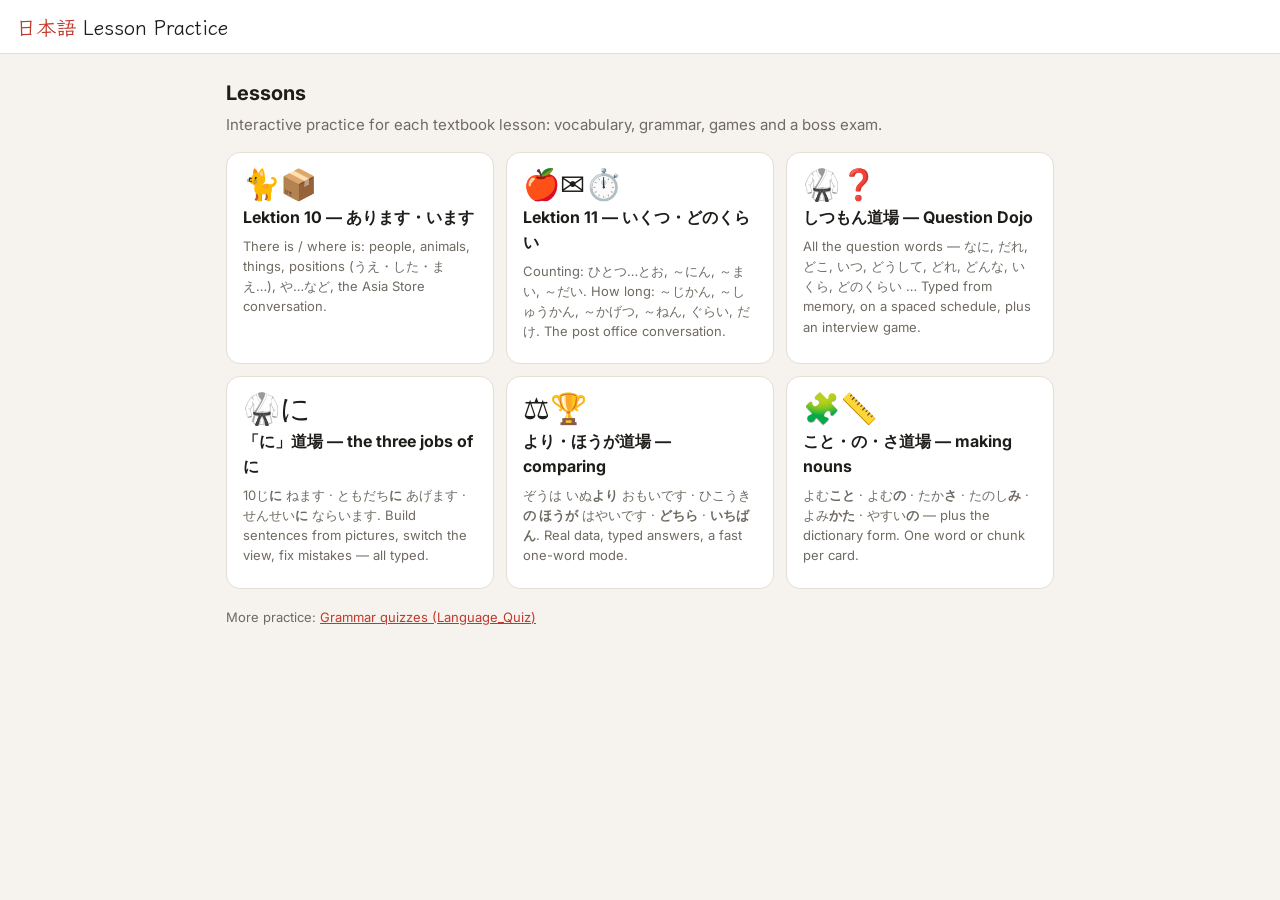
<file: index.html>
<!doctype html>
<html lang="en">
<head>
<meta charset="utf-8">
<meta name="viewport" content="width=device-width, initial-scale=1">
<title>Lesson Practice</title>
<link rel="icon" href="assets/favicon.svg" type="image/svg+xml">
<link rel="preconnect" href="https://fonts.googleapis.com">
<link href="https://fonts.googleapis.com/css2?family=Klee+One:wght@400;600&family=Inter:wght@400;500;600;700&display=swap" rel="stylesheet">
<link rel="stylesheet" href="assets/style.css?v=__V__">
</head>
<body>
<header class="top"><h1><span>日本語</span> Lesson Practice</h1></header>
<main>
  <h2>Lessons</h2>
  <p class="sub">Interactive practice for each textbook lesson: vocabulary, grammar, games and a boss exam.</p>
  <div class="path">
    <a class="tile" href="lesson10/"><span class="ico">🐈📦</span><h4>Lektion 10 — あります・います</h4>
      <p>There is / where is: people, animals, things, positions (うえ・した・まえ…), や…など, the Asia Store conversation.</p>
      <span class="stars" data-key="lesson10.v1" data-max="39"></span></a>
    <a class="tile" href="lesson11/"><span class="ico">🍎✉️⏱️</span><h4>Lektion 11 — いくつ・どのくらい</h4>
      <p>Counting: ひとつ…とお, ～にん, ～まい, ～だい. How long: ～じかん, ～しゅうかん, ～かげつ, ～ねん, ぐらい, だけ. The post office conversation.</p>
      <span class="stars" data-key="lesson11.v1" data-max="42"></span></a>
    <a class="tile" href="questions/"><span class="ico">🥋❓</span><h4>しつもん道場 — Question Dojo</h4>
      <p>All the question words — なに, だれ, どこ, いつ, どうして, どれ, どんな, いくら, どのくらい … Typed from memory, on a spaced schedule, plus an interview game.</p>
      <span class="stars" data-key="questions.v1" data-max="9"></span></a>
    <a class="tile" href="ni/"><span class="ico">🥋に</span><h4>「に」道場 — the three jobs of に</h4>
      <p>10じ<b>に</b> ねます · ともだち<b>に</b> あげます · せんせい<b>に</b> ならいます. Build sentences from pictures, switch the view, fix mistakes — all typed.</p>
      <span class="stars" data-key="ni.v1" data-max="6"></span></a>
    <a class="tile" href="yori/"><span class="ico">⚖️🏆</span><h4>より・ほうが道場 — comparing</h4>
      <p>ぞうは いぬ<b>より</b> おもいです · ひこうき<b>の ほうが</b> はやいです · <b>どちら</b> · <b>いちばん</b>. Real data, typed answers, a fast one-word mode.</p>
      <span class="stars" data-key="yori.v1" data-max="6"></span></a>
    <a class="tile" href="nouns/"><span class="ico">🧩📏</span><h4>こと・の・さ道場 — making nouns</h4>
      <p>よむ<b>こと</b> · よむ<b>の</b> · たか<b>さ</b> · たのし<b>み</b> · よみ<b>かた</b> · やすい<b>の</b> — plus the dictionary form. One word or chunk per card.</p>
      <span class="stars" data-key="nouns.v1" data-max="6"></span></a>
  </div>
  <p class="small muted" style="margin-top:18px">More practice: <a href="https://crewrie.github.io/Language_Quiz/">Grammar quizzes (Language_Quiz)</a></p>
</main>
<script>
for (const el of document.querySelectorAll("[data-key]")) {
  try {
    const s = JSON.parse(localStorage.getItem(el.dataset.key) || "{}");
    const n = Object.entries(s.stars || {}).filter(([k]) => k !== "rushBest").reduce((a, [, v]) => a + v, 0);
    if (n) el.textContent = `⭐ ${n} / ${el.dataset.max} · ${s.xp || 0} XP`;
  } catch (_) {}
}
</script>
</body>
</html>
</file>
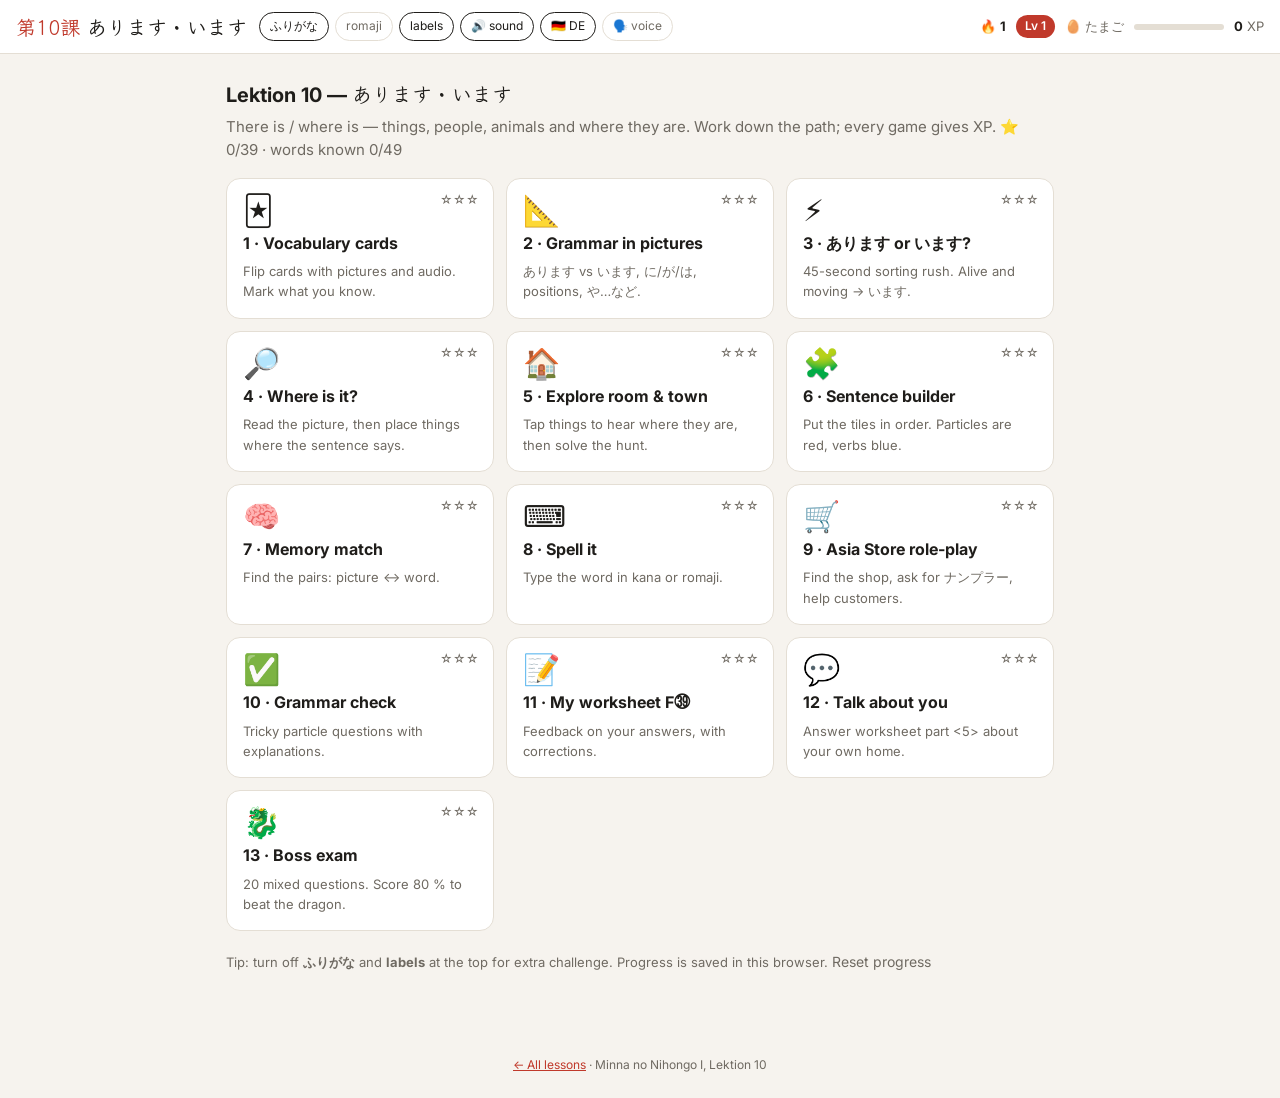
<file: lesson10/index.html>
<!doctype html>
<html lang="en">
<head>
<meta charset="utf-8">
<meta name="viewport" content="width=device-width, initial-scale=1">
<title>Lektion 10 · あります・います</title>
<link rel="icon" href="../assets/favicon.svg" type="image/svg+xml">
<link rel="preconnect" href="https://fonts.googleapis.com">
<link href="https://fonts.googleapis.com/css2?family=Klee+One:wght@400;600&family=Inter:wght@400;500;600;700&display=swap" rel="stylesheet">
<link rel="stylesheet" href="../assets/style.css?v=__V__">
</head>
<body>
<header class="top">
  <h1><a href="#/"><span>第10課</span> あります・います</a></h1>
  <div class="settings" id="settings"></div>
  <div class="xpbox" id="xp"></div>
</header>
<main id="app"></main>
<footer><a href="../">← All lessons</a> · Minna no Nihongo I, Lektion 10</footer>
<script src="data.js?v=__V__"></script>
<script src="../assets/core.js?v=__V__"></script>
<script src="app.js?v=__V__"></script>
</body>
</html>
</file>
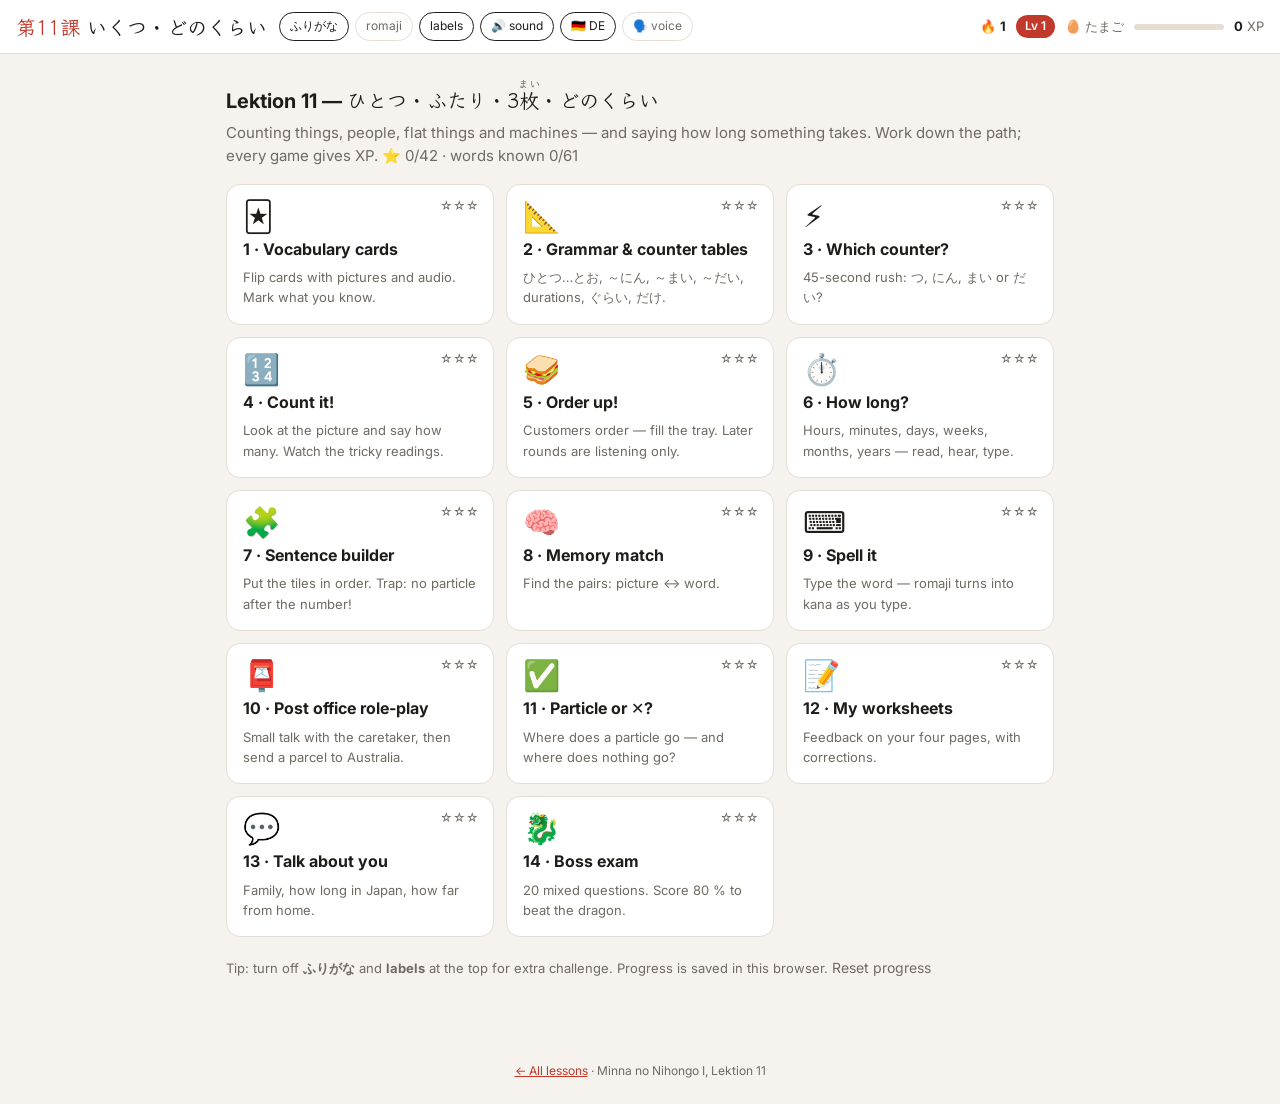
<file: lesson11/index.html>
<!doctype html>
<html lang="en">
<head>
<meta charset="utf-8">
<meta name="viewport" content="width=device-width, initial-scale=1">
<title>Lektion 11 · ひとつ・ふたり・どのくらい</title>
<link rel="icon" href="../assets/favicon.svg" type="image/svg+xml">
<link rel="preconnect" href="https://fonts.googleapis.com">
<link href="https://fonts.googleapis.com/css2?family=Klee+One:wght@400;600&family=Inter:wght@400;500;600;700&display=swap" rel="stylesheet">
<link rel="stylesheet" href="../assets/style.css?v=__V__">
</head>
<body>
<header class="top">
  <h1><a href="#/"><span>第11課</span> いくつ・どのくらい</a></h1>
  <div class="settings" id="settings"></div>
  <div class="xpbox" id="xp"></div>
</header>
<main id="app"></main>
<footer><a href="../">← All lessons</a> · Minna no Nihongo I, Lektion 11</footer>
<script src="data.js?v=__V__"></script>
<script src="../assets/core.js?v=__V__"></script>
<script src="app.js?v=__V__"></script>
</body>
</html>
</file>
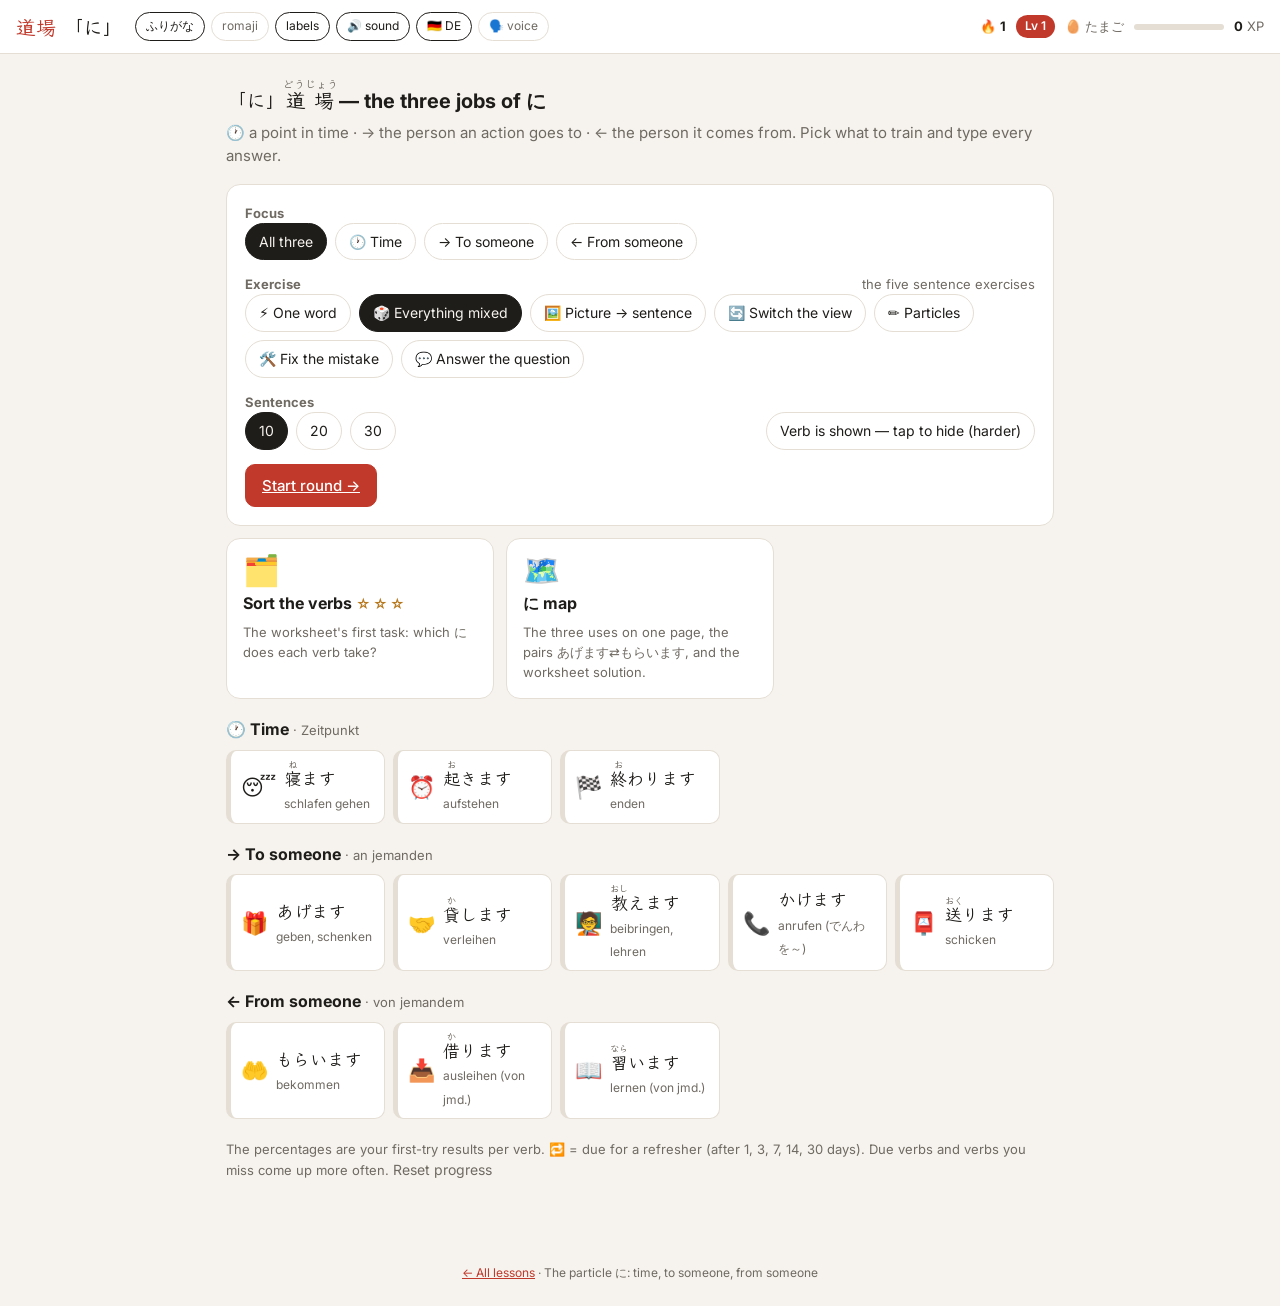
<file: ni/index.html>
<!doctype html>
<html lang="en">
<head>
<meta charset="utf-8">
<meta name="viewport" content="width=device-width, initial-scale=1">
<title>「に」道場 · the three jobs of に</title>
<link rel="icon" href="../assets/favicon.svg" type="image/svg+xml">
<link rel="preconnect" href="https://fonts.googleapis.com">
<link href="https://fonts.googleapis.com/css2?family=Klee+One:wght@400;600&family=Inter:wght@400;500;600;700&display=swap" rel="stylesheet">
<link rel="stylesheet" href="../assets/style.css?v=__V__">
</head>
<body>
<header class="top">
  <h1><a href="#/"><span>道場</span> 「に」</a></h1>
  <div class="settings" id="settings"></div>
  <div class="xpbox" id="xp"></div>
</header>
<main id="app"></main>
<footer><a href="../">← All lessons</a> · The particle に: time, to someone, from someone</footer>
<script src="data.js?v=__V__"></script>
<script src="../assets/core.js?v=__V__"></script>
<script src="app.js?v=__V__"></script>
</body>
</html>
</file>
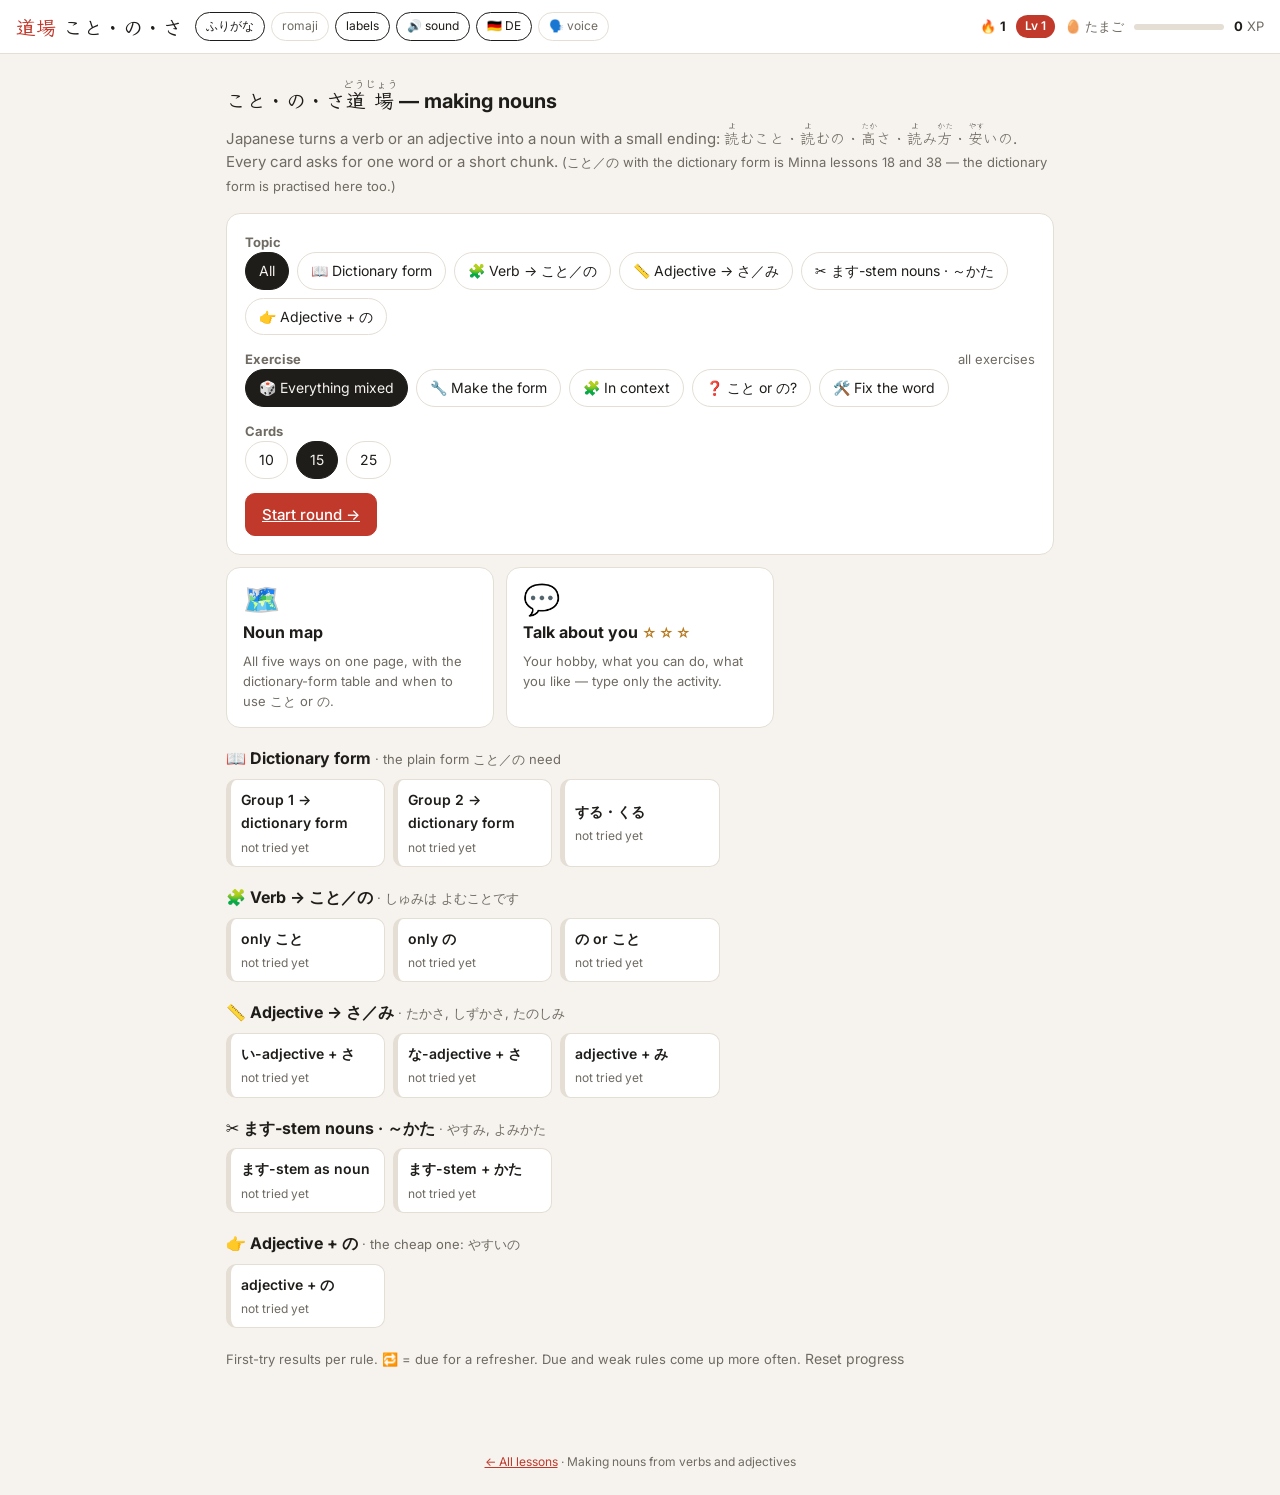
<file: nouns/index.html>
<!doctype html>
<html lang="en">
<head>
<meta charset="utf-8">
<meta name="viewport" content="width=device-width, initial-scale=1">
<title>こと・の・さ道場 · making nouns</title>
<link rel="icon" href="../assets/favicon.svg" type="image/svg+xml">
<link rel="preconnect" href="https://fonts.googleapis.com">
<link href="https://fonts.googleapis.com/css2?family=Klee+One:wght@400;600&family=Inter:wght@400;500;600;700&display=swap" rel="stylesheet">
<link rel="stylesheet" href="../assets/style.css?v=__V__">
</head>
<body>
<header class="top">
  <h1><a href="#/"><span>道場</span> こと・の・さ</a></h1>
  <div class="settings" id="settings"></div>
  <div class="xpbox" id="xp"></div>
</header>
<main id="app"></main>
<footer><a href="../">← All lessons</a> · Making nouns from verbs and adjectives</footer>
<script src="data.js?v=__V__"></script>
<script src="../assets/core.js?v=__V__"></script>
<script src="app.js?v=__V__"></script>
</body>
</html>
</file>
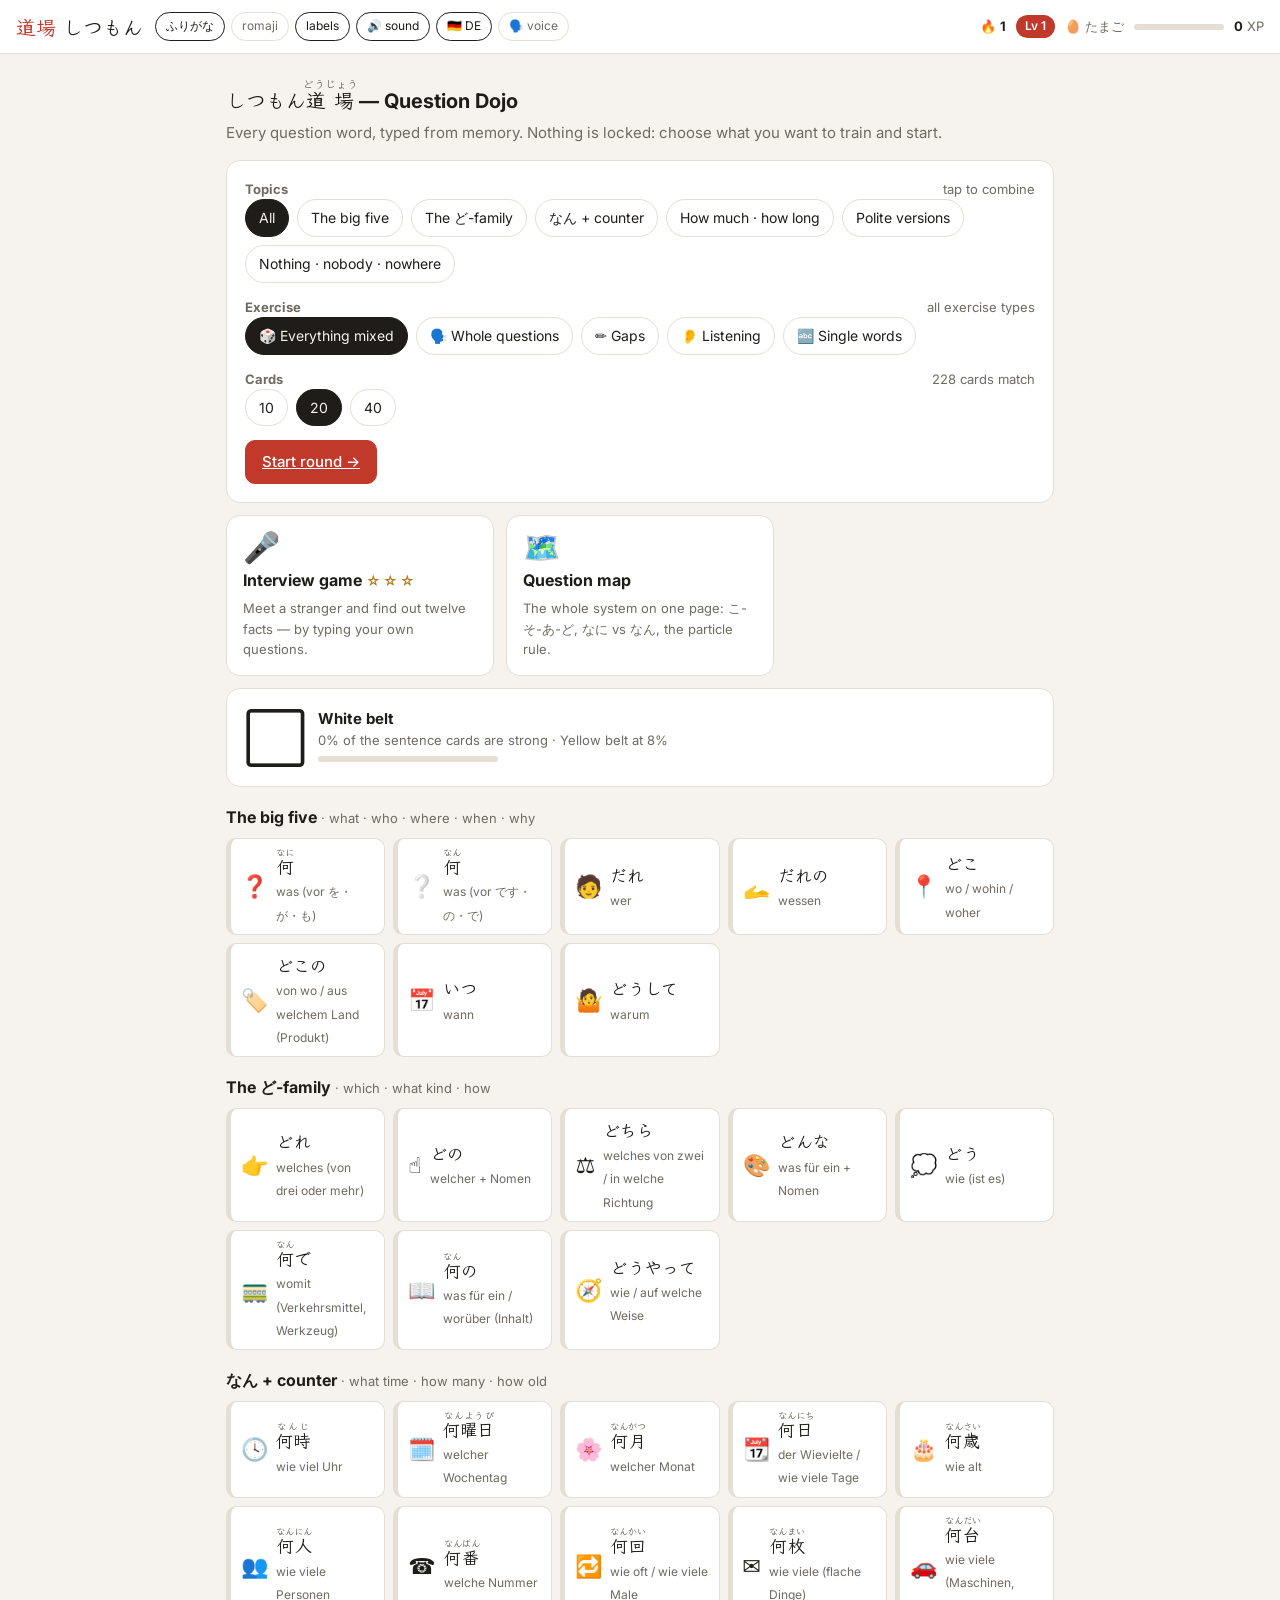
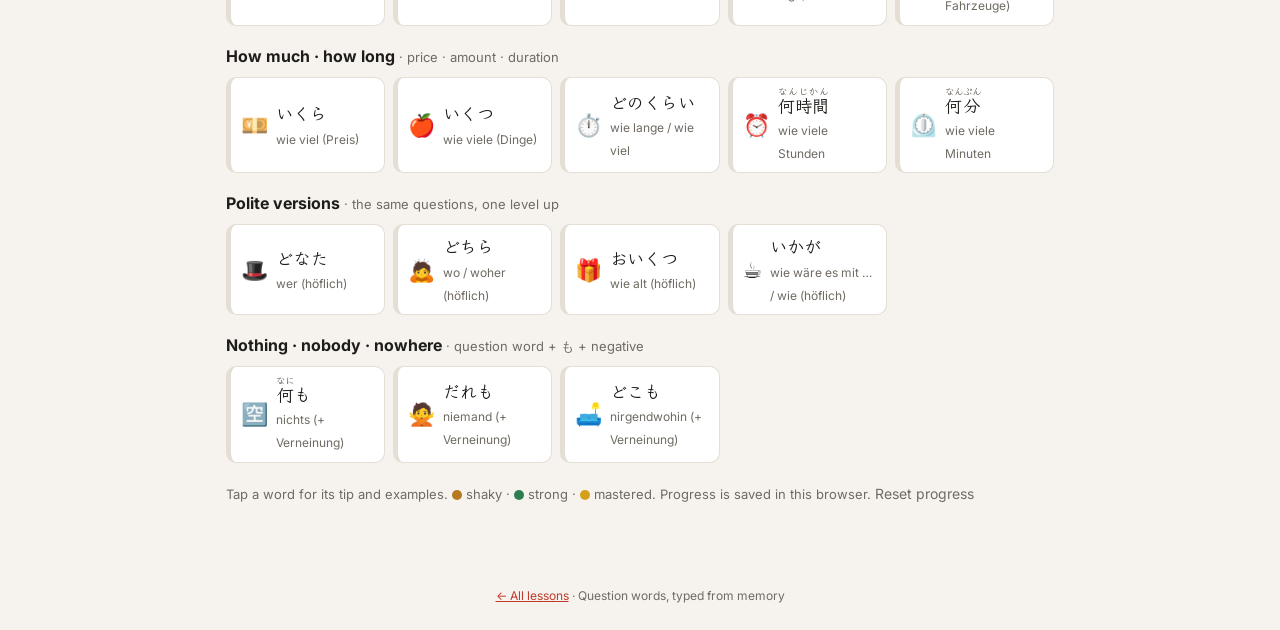
<file: questions/index.html>
<!doctype html>
<html lang="en">
<head>
<meta charset="utf-8">
<meta name="viewport" content="width=device-width, initial-scale=1">
<title>しつもん道場 · Question Dojo</title>
<link rel="icon" href="../assets/favicon.svg" type="image/svg+xml">
<link rel="preconnect" href="https://fonts.googleapis.com">
<link href="https://fonts.googleapis.com/css2?family=Klee+One:wght@400;600&family=Inter:wght@400;500;600;700&display=swap" rel="stylesheet">
<link rel="stylesheet" href="../assets/style.css?v=__V__">
</head>
<body>
<header class="top">
  <h1><a href="#/"><span>道場</span> しつもん</a></h1>
  <div class="settings" id="settings"></div>
  <div class="xpbox" id="xp"></div>
</header>
<main id="app"></main>
<footer><a href="../">← All lessons</a> · Question words, typed from memory</footer>
<script src="data.js?v=__V__"></script>
<script src="../assets/core.js?v=__V__"></script>
<script src="app.js?v=__V__"></script>
</body>
</html>
</file>
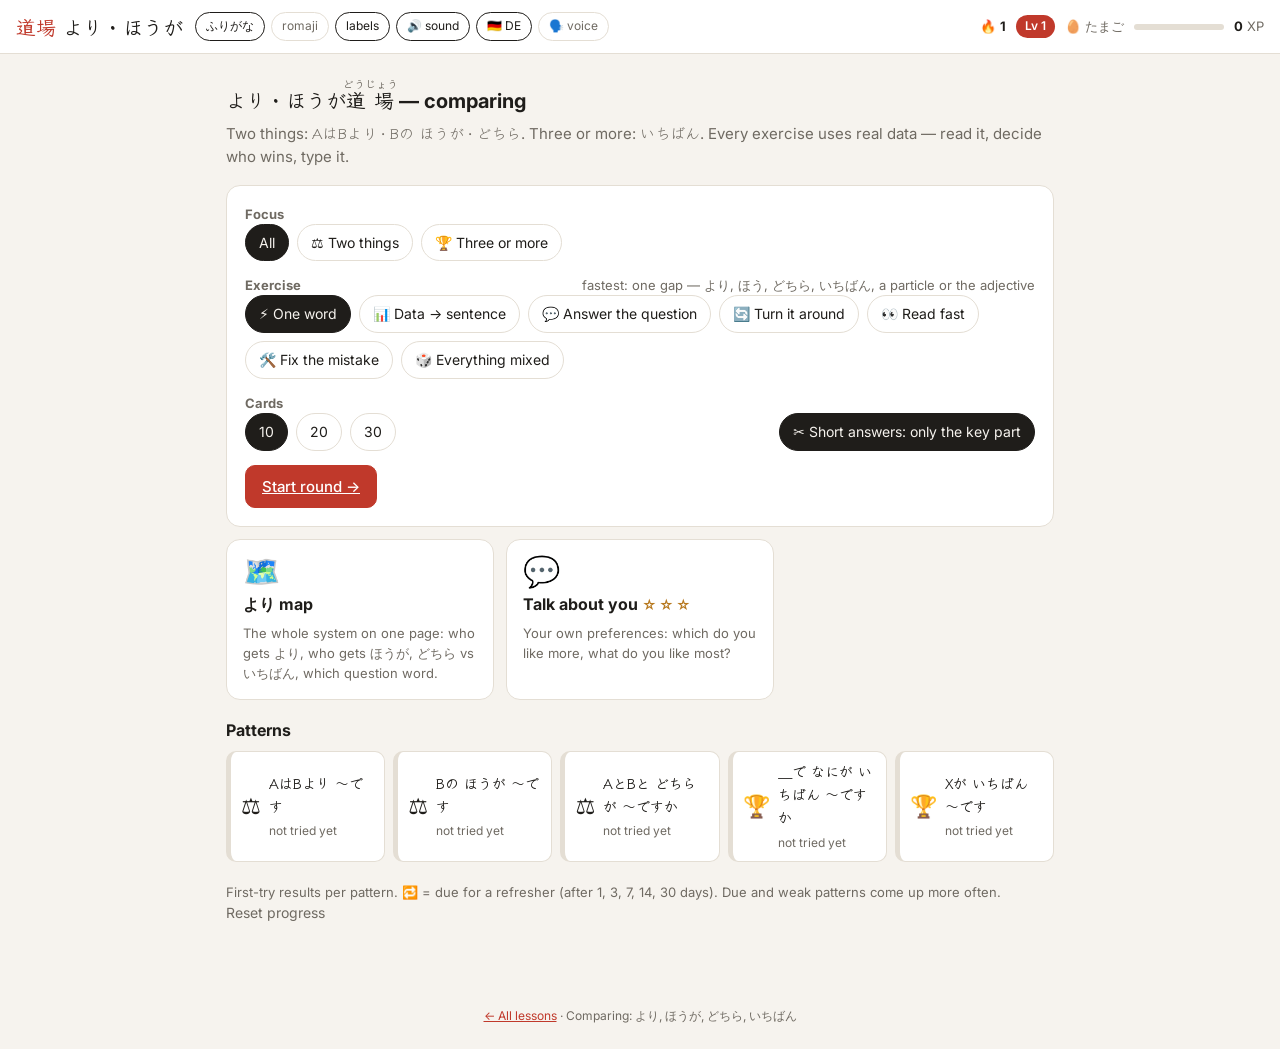
<file: yori/index.html>
<!doctype html>
<html lang="en">
<head>
<meta charset="utf-8">
<meta name="viewport" content="width=device-width, initial-scale=1">
<title>より・ほうが道場 · comparing</title>
<link rel="icon" href="../assets/favicon.svg" type="image/svg+xml">
<link rel="preconnect" href="https://fonts.googleapis.com">
<link href="https://fonts.googleapis.com/css2?family=Klee+One:wght@400;600&family=Inter:wght@400;500;600;700&display=swap" rel="stylesheet">
<link rel="stylesheet" href="../assets/style.css?v=__V__">
</head>
<body>
<header class="top">
  <h1><a href="#/"><span>道場</span> より・ほうが</a></h1>
  <div class="settings" id="settings"></div>
  <div class="xpbox" id="xp"></div>
</header>
<main id="app"></main>
<footer><a href="../">← All lessons</a> · Comparing: より, ほうが, どちら, いちばん</footer>
<script src="data.js?v=__V__"></script>
<script src="../assets/core.js?v=__V__"></script>
<script src="app.js?v=__V__"></script>
</body>
</html>
</file>
<file: assets/style.css>
:root {
  --bg: #f6f3ee; --panel: #ffffff; --ink: #1f1d1a; --muted: #6f6a62; --line: #e4ded4;
  --accent: #c0392b; --accent-soft: #f6e3df; --good: #2e7d4f; --good-soft: #e1f1e7;
  --bad: #b3261e; --bad-soft: #fbe5e3; --warn: #b7791f; --warn-soft: #fff4dc;
  --blue: #2d6cdf; --blue-soft: #e3ecfb;
  --stage: #fbf8f2; --floor: #eadfcd; --wall: #f3ece0; --grass: #dcebd2; --road: #d9d6cf;
  --jp: "Klee One", "Hiragino Mincho ProN", "Yu Mincho", serif;
  --ui: Inter, system-ui, -apple-system, "Hiragino Sans", "Noto Sans JP", sans-serif;
}
@media (prefers-color-scheme: dark) {
  :root:not([data-theme="light"]) {
    --bg: #171614; --panel: #22201d; --ink: #f1ece4; --muted: #a59e93; --line: #36322d;
    --accent: #e0675a; --accent-soft: #3a2421; --good: #5cc28a; --good-soft: #1d3327;
    --bad: #f08a80; --bad-soft: #3d2120; --warn: #e0a84a; --warn-soft: #3a3020;
    --blue: #7aa7f5; --blue-soft: #1f2a3d;
    --stage: #1e1c19; --floor: #3a3128; --wall: #2a2622; --grass: #233322; --road: #34312c;
  }
}
:root[data-theme="dark"] {
  --bg: #171614; --panel: #22201d; --ink: #f1ece4; --muted: #a59e93; --line: #36322d;
  --accent: #e0675a; --accent-soft: #3a2421; --good: #5cc28a; --good-soft: #1d3327;
  --bad: #f08a80; --bad-soft: #3d2120; --warn: #e0a84a; --warn-soft: #3a3020;
  --blue: #7aa7f5; --blue-soft: #1f2a3d;
  --stage: #1e1c19; --floor: #3a3128; --wall: #2a2622; --grass: #233322; --road: #34312c;
}

* { box-sizing: border-box; }
html { -webkit-text-size-adjust: 100%; }
body { margin: 0; background: var(--bg); color: var(--ink); font: 15px/1.55 var(--ui); }
button { font: inherit; color: inherit; }
a { color: var(--accent); }
.jp { font-family: var(--jp); }
rt { font-size: .55em; color: var(--muted); }
body.no-furi rt { visibility: hidden; }
body.no-romaji .ro { display: none; }

header.top {
  display: flex; align-items: center; gap: 12px; flex-wrap: wrap;
  padding: 12px 16px; background: var(--panel); border-bottom: 1px solid var(--line);
  position: sticky; top: 0; z-index: 20;
}
header.top h1 { font: 600 20px var(--jp); margin: 0; white-space: nowrap; }
header.top h1 a { color: inherit; text-decoration: none; }
header.top h1 span { color: var(--accent); }
.xpbox { margin-left: auto; display: flex; gap: 10px; align-items: center; font-size: 13px; color: var(--muted); }
.xpbox b { color: var(--ink); }
.lvl { background: var(--accent); color: #fff; border-radius: 99px; padding: 2px 9px; font-weight: 600; font-size: 12px; }
.xpbar { width: 90px; height: 6px; background: var(--line); border-radius: 3px; overflow: hidden; }
.xpbar > div { height: 100%; background: var(--accent); transition: width .4s; }
.settings { display: flex; gap: 6px; flex-wrap: wrap; }
.chip { border: 1px solid var(--line); background: var(--panel); border-radius: 99px; padding: 4px 10px; font-size: 12px; cursor: pointer; color: var(--muted); user-select: none; }
.chip.on { border-color: var(--ink); color: var(--ink); }

main { max-width: 860px; margin: 0 auto; padding: 18px 16px 70px; }
h2 { font-size: 20px; margin: 6px 0 4px; }
h3 { font-size: 16px; margin: 18px 0 8px; }
.sub { color: var(--muted); margin: 0 0 16px; }
.card { background: var(--panel); border: 1px solid var(--line); border-radius: 14px; padding: 18px; }
.stack { display: grid; gap: 14px; }
.row { display: flex; gap: 8px; flex-wrap: wrap; align-items: center; }
.center { justify-content: center; text-align: center; }
.muted { color: var(--muted); }
.small { font-size: 13px; }

/* hub */
.path { display: grid; grid-template-columns: repeat(auto-fill, minmax(230px, 1fr)); gap: 12px; }
.tile {
  background: var(--panel); border: 1px solid var(--line); border-radius: 14px; padding: 16px;
  cursor: pointer; text-align: left; display: flex; flex-direction: column; gap: 6px;
  transition: border-color .15s, transform .15s; text-decoration: none; color: inherit;
}
.tile:hover { border-color: var(--accent); transform: translateY(-2px); }
.tile .ico { font-size: 30px; line-height: 1; }
.tile h4 { margin: 0; font-size: 16px; }
.tile p { margin: 0; color: var(--muted); font-size: 13px; flex: 1; }
.tile .stars { color: var(--warn); letter-spacing: 2px; font-size: 14px; }
.tile.step { position: relative; }
.tile.step .num { position: absolute; top: 12px; right: 14px; font-size: 12px; color: var(--muted); }

.btn { border: 1px solid var(--line); background: var(--panel); color: var(--ink); padding: 9px 16px; border-radius: 10px; cursor: pointer; font-weight: 500; }
.btn:hover { border-color: var(--muted); }
.btn.primary { background: var(--accent); border-color: var(--accent); color: #fff; }
.btn.good { background: var(--good); border-color: var(--good); color: #fff; }
.btn:disabled { opacity: .45; cursor: default; }
.back { background: none; border: 0; color: var(--muted); cursor: pointer; padding: 0; font-size: 14px; }
.speak { border: 0; background: var(--blue-soft); color: var(--blue); border-radius: 99px; width: 32px; height: 32px; cursor: pointer; font-size: 15px; flex: none; }

.progress { height: 6px; background: var(--line); border-radius: 99px; overflow: hidden; margin: 6px 0; }
.progress > div { height: 100%; background: var(--accent); transition: width .25s; }
.plabel { display: flex; justify-content: space-between; color: var(--muted); font-size: 13px; }

/* grammar */
.gp { border-left: 4px solid var(--accent); }
.gp h3 { margin-top: 0; }
.pattern { font: 600 20px var(--jp); background: var(--accent-soft); border-radius: 10px; padding: 10px 14px; margin: 8px 0; }
.pattern .slot { color: var(--accent); }
.ex { display: flex; gap: 10px; align-items: flex-start; padding: 8px 0; border-top: 1px dashed var(--line); }
.ex:first-of-type { border-top: 0; }
.ex .t { flex: 1; }
.ex .ja { font: 19px var(--jp); }
.ex .tr { color: var(--muted); font-size: 13px; }
.ro { color: var(--muted); font-size: 12px; letter-spacing: .02em; }
.tip { font-size: 14px; background: var(--warn-soft); border-radius: 10px; padding: 10px 12px; margin-top: 10px; }
.tip b { color: var(--warn); }
table.t { border-collapse: collapse; width: 100%; font-size: 14px; }
table.t td, table.t th { border-bottom: 1px solid var(--line); padding: 7px 6px; text-align: left; vertical-align: top; }
table.t th { color: var(--muted); font-weight: 500; font-size: 12px; text-transform: uppercase; letter-spacing: .05em; }
.hl-a { color: var(--blue); font-weight: 700; }
.hl-i { color: var(--good); font-weight: 700; }
.hl-p { color: var(--accent); font-weight: 700; }

/* flashcards */
.fc-wrap { perspective: 1000px; }
.fc { position: relative; height: 260px; transform-style: preserve-3d; transition: transform .5s; cursor: pointer; }
.fc.flip { transform: rotateY(180deg); }
.fc .face { position: absolute; inset: 0; backface-visibility: hidden; -webkit-backface-visibility: hidden; border-radius: 16px; border: 1px solid var(--line); background: var(--panel);
  display: flex; flex-direction: column; align-items: center; justify-content: center; gap: 6px; padding: 16px; text-align: center; }
.fc .back-f { transform: rotateY(180deg); background: var(--accent-soft); }
.fc .emo { font-size: 64px; line-height: 1.1; }
.fc .big { font: 600 34px var(--jp); }
.fc .mean { font-size: 22px; font-weight: 600; }
.fc .en { color: var(--muted); }
.cat-tag { font-size: 11px; text-transform: uppercase; letter-spacing: .08em; color: var(--muted); }
.vgrid { display: grid; grid-template-columns: repeat(auto-fill, minmax(150px, 1fr)); gap: 8px; }
.vcell { background: var(--panel); border: 1px solid var(--line); border-radius: 10px; padding: 8px 10px; display: flex; gap: 8px; align-items: center; cursor: pointer; }
.vcell .e { font-size: 24px; }
.vcell .k { font: 16px var(--jp); }
.vcell .m { font-size: 12px; color: var(--muted); }
.vcell.m1 { border-color: var(--warn); }
.vcell.m2 { border-color: var(--good); background: var(--good-soft); }

/* MCQ */
.q { font: 22px/2 var(--jp); margin: 4px 0 14px; overflow-wrap: anywhere; }
.q .blank { display: inline-block; min-width: 2.4em; border-bottom: 2px solid var(--accent); margin: 0 4px; }
.q-emo { font-size: 54px; text-align: center; line-height: 1.2; }
.opts { display: grid; gap: 9px; }
.opts.two { grid-template-columns: 1fr 1fr; }
.opt { border: 2px solid var(--line); background: var(--panel); border-radius: 12px; padding: 12px 14px; cursor: pointer; text-align: left; font: 18px var(--jp); display: flex; gap: 10px; align-items: center; }
.opt:hover:not(:disabled) { border-color: var(--muted); }
.opt .key { font: 600 12px var(--ui); color: var(--muted); border: 1px solid var(--line); border-radius: 6px; padding: 1px 6px; }
.opt.right { border-color: var(--good); background: var(--good-soft); }
.opt.wrong { border-color: var(--bad); background: var(--bad-soft); }
.opt:disabled { cursor: default; }
.fb { margin-top: 14px; border-radius: 12px; padding: 12px 14px; font-size: 14px; }
.fb.ok { background: var(--good-soft); }
.fb.no { background: var(--bad-soft); }
.fb .h { font-weight: 700; margin-bottom: 4px; }
.fb .ja { font: 18px var(--jp); }

/* sort rush */
.rush-card { font: 600 40px var(--jp); text-align: center; padding: 20px 10px; }
.rush-card .emo { font-size: 70px; display: block; line-height: 1.2; }
.rush-btns { display: grid; grid-template-columns: 1fr 1fr; gap: 12px; }
.rush-btns button { padding: 18px 8px; border-radius: 14px; border: 2px solid var(--line); background: var(--panel); cursor: pointer; font: 600 22px var(--jp); }
.rush-btns .a { border-color: var(--blue); color: var(--blue); }
.rush-btns .i { border-color: var(--good); color: var(--good); }
.timer { height: 8px; background: var(--line); border-radius: 4px; overflow: hidden; }
.timer > div { height: 100%; background: var(--warn); }
.combo { font-weight: 700; color: var(--accent); }
.shake { animation: shake .35s; }
@keyframes shake { 20%,60% { transform: translateX(-8px); } 40%,80% { transform: translateX(8px); } }
.pop { animation: pop .3s; }
@keyframes pop { 50% { transform: scale(1.08); } }

/* stage (where-is games and scenes) */
.stage { position: relative; width: 100%; aspect-ratio: 16 / 10; background: var(--stage); border: 1px solid var(--line); border-radius: 14px; overflow: hidden; user-select: none; -webkit-user-select: none; }
.stage.room { background: linear-gradient(var(--wall) 0 62%, var(--floor) 62%); }
.stage.town { background: linear-gradient(#cfe3f5 0 30%, var(--grass) 30% 72%, var(--road) 72%); }
@media (prefers-color-scheme: dark) { :root:not([data-theme="light"]) .stage.town { background: linear-gradient(#1f2b3a 0 30%, var(--grass) 30% 72%, var(--road) 72%); } }
:root[data-theme="dark"] .stage.town { background: linear-gradient(#1f2b3a 0 30%, var(--grass) 30% 72%, var(--road) 72%); }
.obj { position: absolute; transform: translate(-50%, -50%); line-height: 1; text-align: center; transition: left .45s, top .45s, transform .2s; }
.obj .lbl { display: table; margin: 2px auto 0; pointer-events: none; line-height: 1.25; font: 600 12px var(--jp); color: var(--ink); background: color-mix(in srgb, var(--panel) 85%, transparent); border-radius: 6px; padding: 1px 4px; margin-top: 2px; white-space: nowrap; }
.obj .lbl rt { font-size: .62em; }
.ico-svg { display: inline-block; vertical-align: -0.1em; }
body.hide-labels .obj .lbl { display: none; }
.stage.tap .obj { cursor: pointer; }
.stage.tap .obj:hover { transform: translate(-50%, -50%) scale(1.08); }
.obj.found { filter: drop-shadow(0 0 6px var(--good)); }
.obj.miss { animation: shake .35s; }
.obj.peek { opacity: 0; }
.zone { position: absolute; transform: translate(-50%, -50%); width: 12%; z-index: 6; aspect-ratio: 1; border: 2px dashed var(--muted); border-radius: 50%; cursor: pointer; display: flex; align-items: center; justify-content: center; font-size: 11px; color: var(--muted); background: color-mix(in srgb, var(--panel) 50%, transparent); }
.zone:hover { border-color: var(--accent); color: var(--accent); }
.zone.right { border-color: var(--good); border-style: solid; background: var(--good-soft); }
.zone.wrong { border-color: var(--bad); border-style: solid; background: var(--bad-soft); }
.boxc { position: absolute; transform: translate(-50%, -50%); border: 4px solid #a8743b; background: color-mix(in srgb, #d9a066 35%, transparent); border-radius: 8px; }
.css-table { position: absolute; transform: translate(-50%, -50%); }
.css-table .top { height: 10px; background: #9b6a3c; border-radius: 4px; }
.css-table .legs { display: flex; justify-content: space-between; padding: 0 8%; }
.css-table .lbl { position: absolute; left: 50%; top: -20px; transform: translateX(-50%); margin: 0; }
.css-table .legs i { width: 8px; height: 46px; background: #7d5430; display: block; border-radius: 0 0 3px 3px; }
.css-fridge { position: absolute; transform: translate(-50%, -50%); width: 11%; aspect-ratio: 1 / 2; background: #e8eef2; border: 2px solid #9fb0bb; border-radius: 10px; }
.css-fridge::before { content: ""; position: absolute; left: 0; right: 0; top: 35%; border-top: 2px solid #9fb0bb; }
.css-fridge::after { content: ""; position: absolute; right: 10%; top: 12%; width: 4px; height: 14%; background: #9fb0bb; border-radius: 2px; box-shadow: 0 300% 0 #9fb0bb; }
.bubble { position: absolute; left: 50%; bottom: 10px; transform: translateX(-50%); background: var(--panel); border: 1px solid var(--line); border-radius: 12px; padding: 8px 12px; font: 17px var(--jp); box-shadow: 0 4px 16px rgba(0,0,0,.12); max-width: 94%; text-align: center; z-index: 30; }

/* builder */
.slots { min-height: 58px; border: 2px dashed var(--line); border-radius: 12px; padding: 8px; display: flex; flex-wrap: wrap; gap: 6px; align-items: center; }
.slots.ok { border-color: var(--good); border-style: solid; background: var(--good-soft); }
.slots.no { border-color: var(--bad); border-style: solid; background: var(--bad-soft); }
.bank { display: flex; flex-wrap: wrap; gap: 8px; justify-content: center; margin-top: 12px; }
.tok { border: 1px solid var(--line); border-bottom-width: 3px; background: var(--panel); border-radius: 10px; padding: 7px 12px; font: 19px var(--jp); cursor: pointer; }
.tok.part { color: var(--accent); }
.tok.verb { color: var(--blue); }
.tok.used { visibility: hidden; }

/* dialogue */
.chat { display: grid; gap: 10px; }
.msg { max-width: 82%; padding: 10px 14px; border-radius: 16px; background: var(--panel); border: 1px solid var(--line); }
.msg.me { justify-self: end; background: var(--blue-soft); border-color: transparent; }
.msg .who { font-size: 11px; color: var(--muted); }
.msg .ja { font: 18px var(--jp); }
.msg .tr { font-size: 12px; color: var(--muted); }
.shelf { display: grid; grid-template-columns: repeat(3, 1fr); gap: 6px; }
.shelf div { border: 1px solid var(--line); border-radius: 8px; padding: 6px; text-align: center; font-size: 26px; cursor: pointer; background: var(--panel); }
.shelf div small { display: block; font: 11px var(--jp); color: var(--muted); }

/* memory */
.mem { display: grid; grid-template-columns: repeat(4, 1fr); gap: 8px; }
.mc { aspect-ratio: 1 / 1.05; border-radius: 12px; border: 1px solid var(--line); background: var(--accent); color: #fff; cursor: pointer; display: flex; align-items: center; justify-content: center; text-align: center; font: 600 17px var(--jp); padding: 4px; }
.mc.open { background: var(--panel); color: var(--ink); }
.mc.done { background: var(--good-soft); color: var(--good); border-color: var(--good); cursor: default; }
.mc .e { font-size: 34px; }

/* typing */
.type-in { width: 100%; font: 22px var(--jp); padding: 10px 12px; border-radius: 10px; border: 2px solid var(--line); background: var(--bg); color: var(--ink); }
.type-in:focus { outline: none; border-color: var(--accent); }

/* worksheet */
.ws-item { border-top: 1px solid var(--line); padding: 10px 0; }
.ws-item:first-child { border-top: 0; }
.mine { font: 17px var(--jp); }
.fix { font: 17px var(--jp); color: var(--good); }
.mark { font-weight: 700; margin-right: 6px; }
.mark.ok { color: var(--good); } .mark.no { color: var(--bad); } .mark.hm { color: var(--warn); }
s { color: var(--bad); }

.result-big { font-size: 46px; font-weight: 700; text-align: center; }
.confetti { position: fixed; top: -20px; font-size: 22px; pointer-events: none; z-index: 99; animation: fall linear forwards; }
@keyframes fall { to { transform: translateY(110vh) rotate(540deg); } }
.toast { position: fixed; left: 50%; bottom: 20px; transform: translateX(-50%); background: var(--ink); color: var(--bg); padding: 8px 16px; border-radius: 99px; font-weight: 600; z-index: 100; animation: toast 1.8s forwards; }
@keyframes toast { 0% { opacity: 0; transform: translate(-50%, 10px); } 12%, 80% { opacity: 1; transform: translate(-50%, 0); } 100% { opacity: 0; } }

footer { text-align: center; color: var(--muted); font-size: 12px; padding: 0 16px 24px; }

@media (max-width: 560px) {
  header.top h1 { font-size: 17px; }
  header.top { position: static; }
  .xpbar { display: none; }
  .q { font-size: 19px; }
  .fc { height: 230px; }
  .mem { gap: 6px; }
  .mc { font-size: 14px; }
  .mc .e { font-size: 26px; }
  .obj .lbl { font-size: 10px; }
  .stage { aspect-ratio: 4 / 3; }
  .rush-card { font-size: 32px; }
}

/* lesson 11: counting games */
.count-grid { display: flex; flex-wrap: wrap; gap: 6px 10px; justify-content: center; align-items: center; font-size: 40px; line-height: 1.1; min-height: 96px; max-width: 330px; margin: 0 auto 10px; }
.rush-btns .c { border-color: var(--line); line-height: 1.3; padding: 12px 8px; }
.rush-btns .c:hover { border-color: var(--accent); }
.dur-big { font: 700 46px var(--ui); text-align: center; margin: 6px 0; display: flex; gap: 10px; justify-content: center; align-items: center; }
.dur-big.jp { font: 600 34px var(--jp); }
td.irr, .irr { color: var(--accent); font-weight: 700; }
table.ctr td { font-size: 15px; cursor: pointer; white-space: nowrap; }
table.ctr th { text-transform: none; letter-spacing: 0; font-family: var(--jp); font-size: 14px; color: var(--ink); }
table.ctr th .small { font: 11px var(--ui); color: var(--muted); }
.menu-row { display: flex; align-items: center; gap: 10px; padding: 8px 10px; border: 1px solid var(--line); border-radius: 12px; margin-bottom: 8px; }
.menu-row.bad { border-color: var(--bad); background: var(--bad-soft); }
.menu-row .me { font-size: 30px; line-height: 1; }
.menu-row .mk { flex: 1; font-size: 17px; }
.stepper { display: flex; align-items: center; gap: 10px; }
.stepper b { min-width: 22px; text-align: center; font-size: 20px; }
.stepper button { width: 40px; height: 40px; border-radius: 50%; border: 1px solid var(--line); background: var(--bg); cursor: pointer; font-size: 22px; line-height: 1; }
.stepper button:hover { border-color: var(--accent); }
.blur { filter: blur(7px); user-select: none; -webkit-user-select: none; }

/* question dojo */
.dojo-top { display: flex; gap: 18px; flex-wrap: wrap; align-items: center; justify-content: space-between; }
.belt { display: flex; gap: 12px; align-items: center; }
.belt .b-ico { font-size: 44px; line-height: 1; }
.today { text-align: center; display: grid; gap: 6px; justify-items: center; flex: 1; min-width: 200px; }
.big-n { font-size: 44px; font-weight: 700; line-height: 1; color: var(--accent); }
.qw-grid { display: grid; grid-template-columns: repeat(auto-fill, minmax(158px, 1fr)); gap: 8px; }
.qw { display: flex; gap: 8px; align-items: center; text-align: left; background: var(--panel); border: 1px solid var(--line); border-left-width: 5px; border-radius: 10px; padding: 8px 10px; cursor: pointer; }
.qw .e { font-size: 22px; }
.qw .k { font-size: 17px; font-weight: 600; }
.qw .m { font-size: 12px; color: var(--muted); }
.qw.new { border-style: dashed; border-left-style: solid; border-left-color: var(--line); opacity: .75; }
.qw.learning { border-left-color: var(--warn); }
.qw.strong { border-left-color: var(--good); }
.qw.gold { border-left-color: #d4a017; background: var(--warn-soft); }
.dot { display: inline-block; width: 10px; height: 10px; border-radius: 50%; vertical-align: middle; }
.dot.learning { background: var(--warn); } .dot.strong { background: var(--good); } .dot.gold { background: #d4a017; }
.badge { font-size: 12px; padding: 3px 9px; border-radius: 99px; background: var(--bg); color: var(--muted); border: 1px solid var(--line); }
.badge.new { background: var(--accent-soft); color: var(--accent); border-color: transparent; }
u.focus { text-decoration: none; background: var(--warn-soft); border-bottom: 2px solid var(--warn); border-radius: 3px; padding: 0 2px; }
.q.ans-line { color: var(--muted); margin-top: -10px; }
.type-in.shake { border-color: var(--bad); }
.facts { display: grid; grid-template-columns: repeat(auto-fill, minmax(150px, 1fr)); gap: 6px; }
.fact { border: 1px dashed var(--line); border-radius: 10px; padding: 6px 8px; display: grid; grid-template-columns: auto 1fr; gap: 0 6px; align-items: center; background: var(--panel); }
.fact .fi { font-size: 20px; grid-row: span 2; }
.fact .fl { font-size: 12px; color: var(--muted); }
.fact .fa { font-size: 14px; min-height: 20px; }
.fact .fa:empty::before { content: "？"; color: var(--line); }
.fact.open { border-style: solid; border-color: var(--good); background: var(--good-soft); }
.ask-bar { position: sticky; bottom: 0; background: var(--bg); padding: 10px 0 6px; margin-top: 10px; }
.pchip { border: 1px solid var(--line); background: var(--panel); color: var(--ink); border-radius: 99px; padding: 7px 13px; font-size: 14px; cursor: pointer; }
.pchip.on { background: var(--ink); color: var(--bg); border-color: var(--ink); }
.btn.off { opacity: .4; pointer-events: none; }

/* に dojo */
.dia { display: flex; align-items: center; justify-content: center; gap: 6px; margin: 8px 0; }
.who { display: grid; justify-items: center; gap: 2px; padding: 8px 10px; border-radius: 12px; border: 2px solid transparent; position: relative; min-width: 84px; }
.who .we { font-size: 40px; line-height: 1.1; }
.who .wk { font-size: 15px; }
.who.subj { border-color: var(--accent); background: var(--accent-soft); }
.who .wtag { position: absolute; top: -11px; right: -8px; background: var(--accent); color: #fff; border-radius: 99px; font-size: 12px; padding: 0 7px; }
.arrow { display: grid; justify-items: center; line-height: 1.15; min-width: 70px; }
.arrow .thing { font-size: 30px; }
.arrow .line { font-size: 26px; color: var(--muted); }
.arrow .clock { font-size: 30px; font-weight: 700; white-space: nowrap; }
.q.wrong-line { color: var(--bad); text-align: center; font-size: 19px; }
ul.diag { margin: 8px 0 0; padding-left: 18px; font-size: 14px; }
.gapline { font-size: 20px; line-height: 2.6; }
.gapline .gw { margin-left: 6px; }
.gp-in { width: 3.2em; font: 20px var(--jp); text-align: center; padding: 4px 2px; margin: 0 2px; border-radius: 8px; border: 2px solid var(--line); background: var(--bg); color: var(--accent); }
.gp-in:focus { outline: none; border-color: var(--accent); }
.gp-in.ok { border-color: var(--good); background: var(--good-soft); color: var(--good); }
.gp-in.no { border-color: var(--bad); background: var(--bad-soft); color: var(--bad); text-decoration: line-through; }
.gfix { color: var(--good); font-weight: 700; margin-right: 4px; }
.tr-line { font-size: 14px; color: var(--muted); margin: 4px 0 2px; }

/* voice dialog */
.modal { position: fixed; inset: 0; background: rgba(0,0,0,.45); z-index: 200; display: flex; align-items: flex-start; justify-content: center; padding: 16px; overflow: auto; }
.modal-box { max-width: 460px; width: 100%; margin-top: 4vh; }
.modal-box label { display: block; }

/* に dojo: one-word cards */
.gp-in.wide { width: 8.5em; }
.gpart { color: var(--muted); margin-right: 2px; }
.tr-line.big { font-size: 18px; color: var(--ink); font-weight: 600; text-align: center; margin: 4px 0 0; }

/* より dojo: data card */
.dcard { border: 1px solid var(--line); border-radius: 12px; padding: 8px 10px; background: var(--bg); }
.drow { display: grid; grid-template-columns: 30px minmax(70px, auto) 1fr auto; gap: 8px; align-items: center; padding: 3px 0; }
.drow .de { font-size: 22px; text-align: center; }
.drow .dk { font-size: 16px; white-space: nowrap; }
.dbar { height: 8px; background: var(--line); border-radius: 4px; overflow: hidden; }
.dbar span { display: block; height: 100%; background: var(--accent); border-radius: 4px; }
.drow .dv { font-size: 13px; color: var(--muted); white-space: nowrap; text-align: right; }

/* こと・の・さ dojo */
.make-row { display: flex; flex-wrap: wrap; gap: 6px 10px; align-items: center; justify-content: center; margin: 6px 0; }
.make-base { font-size: 30px; font-weight: 600; }
.make-arrow { font-size: 22px; color: var(--muted); }
u.bad-word { text-decoration: none; border-bottom: 3px solid var(--bad); }

.gp-in.chunk { width: 11em; max-width: 100%; }
</file>
